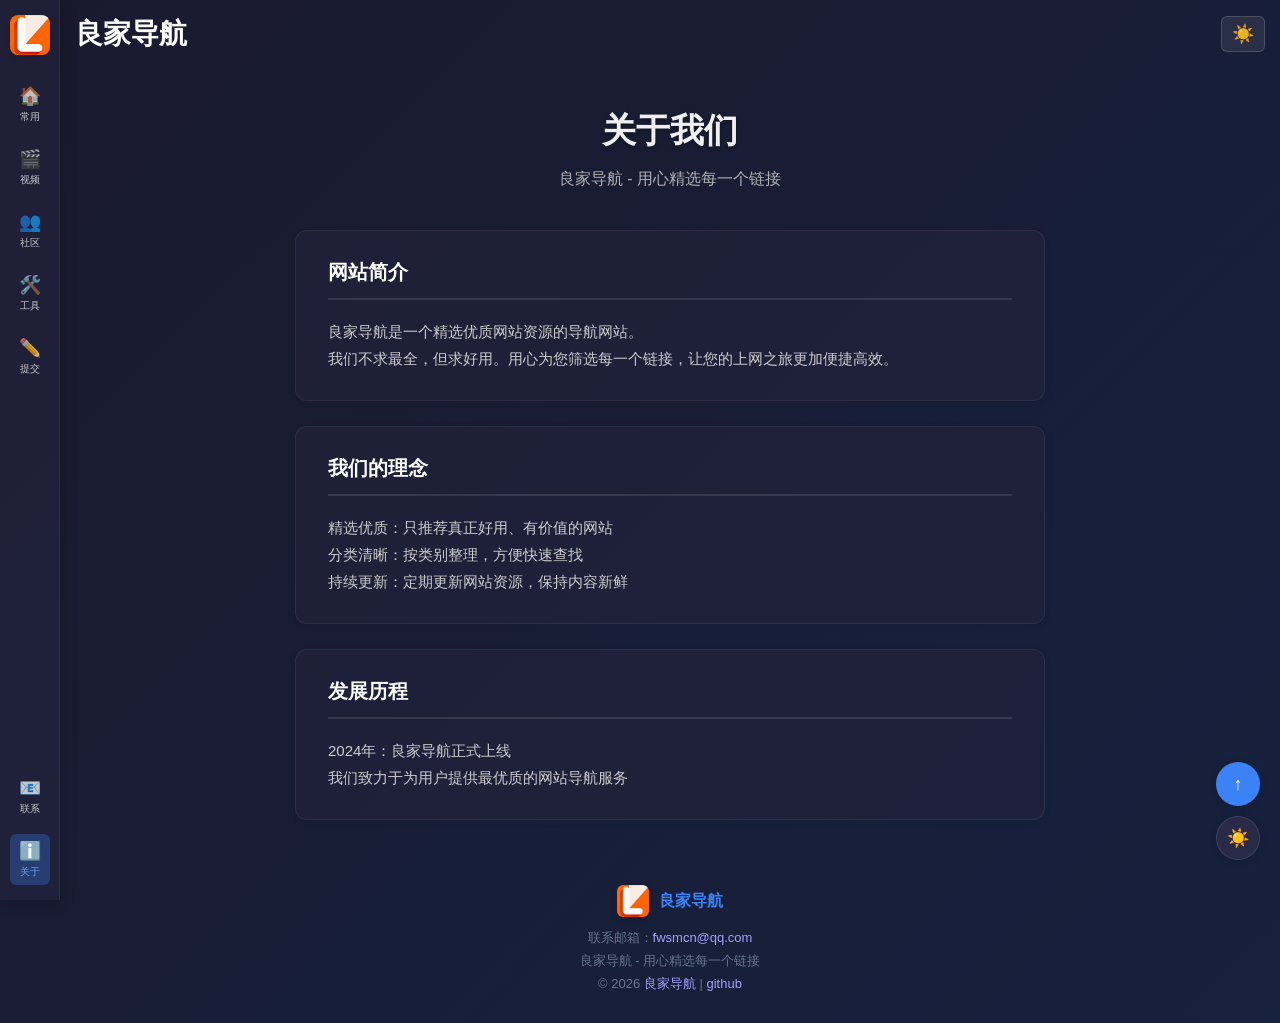
<file: about.html>
<!DOCTYPE html>
<html lang="zh-CN">
<head>
    <meta charset="UTF-8">
    <meta name="viewport" content="width=device-width, initial-scale=1.0">
    <title>关于我们 - 良家导航</title>
    <link rel="icon" href="ico.ico" type="image/x-icon">
    <link rel="shortcut icon" href="ico.ico" type="image/x-icon">
    <style>
        *{margin:0;padding:0;box-sizing:border-box}
        body{font-family:-apple-system,BlinkMacSystemFont,'Segoe UI','PingFang SC','Hiragino Sans GB','Microsoft YaHei','Helvetica Neue',Helvetica,Arial,sans-serif;background:linear-gradient(180deg,#e8ecef 0%,#dde1e5 50%,#cfd3d7 100%);min-height:100vh;color:#2d3748}
        .sidebar{position:fixed;left:0;top:0;width:60px;height:100vh;background:rgba(245,247,250,0.95);display:flex;flex-direction:column;align-items:center;padding-top:15px;z-index:1000;border-right:1px solid #c0c4c9}
        .sidebar-logo{margin-bottom:20px}
        .sidebar-logo img{width:48px;height:48px;border-radius:8px}
        .sidebar-nav{display:flex;flex-direction:column;justify-content:space-between;flex:1;padding-bottom:15px}
        .nav-top,.nav-bottom-wrapper{display:flex;flex-direction:column;gap:12px}
        .nav-item{display:flex;flex-direction:column;align-items:center;color:#64748b;text-decoration:none;padding:8px 4px;border-radius:8px;transition:all .3s ease;width:44px}
        .nav-item:hover{background:#e0f2fe;color:#3b82f6}
        .nav-item.active{background:#dbeafe;color:#2563eb}
        .nav-icon{font-size:20px;margin-bottom:2px}
        .nav-text{font-size:10px}
        .main-content{margin-left:60px}
        .header{display:flex;align-items:center;justify-content:space-between;padding:15px 25px;background:transparent}
        .header-left{display:flex;align-items:center;gap:15px}
        .menu-btn{display:none;background:none;border:none;font-size:20px;cursor:pointer}
        .logo-text{font-size:26px;font-weight:700;color:#3b82f6;text-decoration:none;line-height:48px}
        .theme-toggle{background:none;border:none;font-size:24px;cursor:pointer;padding:5px;border-radius:6px;transition:all .3s ease}
        .theme-toggle:hover{background:rgba(0,0,0,.05)}
        .footer{background:transparent;padding:25px;text-align:center;border-top:none}
        @media(max-width:768px){.sidebar{display:none}.main-content{margin-left:0}.menu-btn{display:block}}
        body.dark-mode{background:linear-gradient(135deg,#1a1a2e 0%,#16213e 100%);color:#f0f0f0}
        body.dark-mode .sidebar{background:rgba(35,35,60,.7)}
        body.dark-mode .nav-item{color:rgba(255,255,255,.7)}
        body.dark-mode .nav-item:hover{background:rgba(59,130,246,.2);color:#60a5fa}
        body.dark-mode .nav-item.active{background:rgba(59,130,246,.3);color:#93c5fd}
        body.dark-mode .logo-text{color:#60a5fa}
        body.dark-mode .theme-toggle:hover{background:rgba(255,255,255,.1)}
        .float-buttons{position:fixed;right:20px;bottom:40px;display:flex;flex-direction:column;gap:10px;z-index:999}
        .float-btn{width:44px;height:44px;border:none;border-radius:50%;font-size:18px;cursor:pointer;transition:all .3s ease;box-shadow:0 2px 10px rgba(0,0,0,.15);display:flex;align-items:center;justify-content:center}
        .float-backtop{background:#3b82f6;color:#fff}
        .float-backtop:hover{background:#2563eb;transform:translateY(-2px)}
        .float-theme{background:#fff;color:#64748b;border:1px solid #e2e8f0}
        .float-theme:hover{background:#f1f5f9;transform:translateY(-2px)}
        body.dark-mode .float-theme{background:rgba(45,45,75,.8);color:#f0f0f0;border-color:rgba(255,255,255,.1)}
        body.dark-mode .float-theme:hover{background:rgba(60,60,100,.8)}
    </style>
    <link rel="stylesheet" href="css/style.css" media="print" onload="this.media='all'">
    <link rel="stylesheet" href="css/pages.css" media="print" onload="this.media='all'">
</head>
<body class="dark-mode">
    <aside class="sidebar">
        <div class="sidebar-logo">
        </div>
        <nav class="sidebar-nav">
        </nav>
    </aside>

    <div class="main-content">
        <header class="header">
            <div class="header-left">
                <button class="menu-btn">☰</button>
                <a href="index.html" class="logo-text">良家导航</a>
            </div>
            <nav class="header-nav">
            </nav>
            <button class="theme-toggle" onclick="toggleTheme()" title="切换主题">🌙</button>
        </header>

        <main class="page-content">
            <div class="page-header">
                <h1 class="page-title"></h1>
                <p class="page-subtitle"></p>
            </div>
            <div class="page-sections">
            </div>
        </main>

        <footer id="contact" class="footer">
        </footer>
    </div>

    <div class="float-buttons">
        <button class="float-btn float-backtop" onclick="scrollToTop()" title="返回顶部">↑</button>
        <button class="float-btn float-theme" onclick="toggleTheme()" title="切换主题">🌙</button>
    </div>

    <script src="js/fwsmdata.js"></script>
    <script src="js/pages.js"></script>
</body>
</html>
</file>
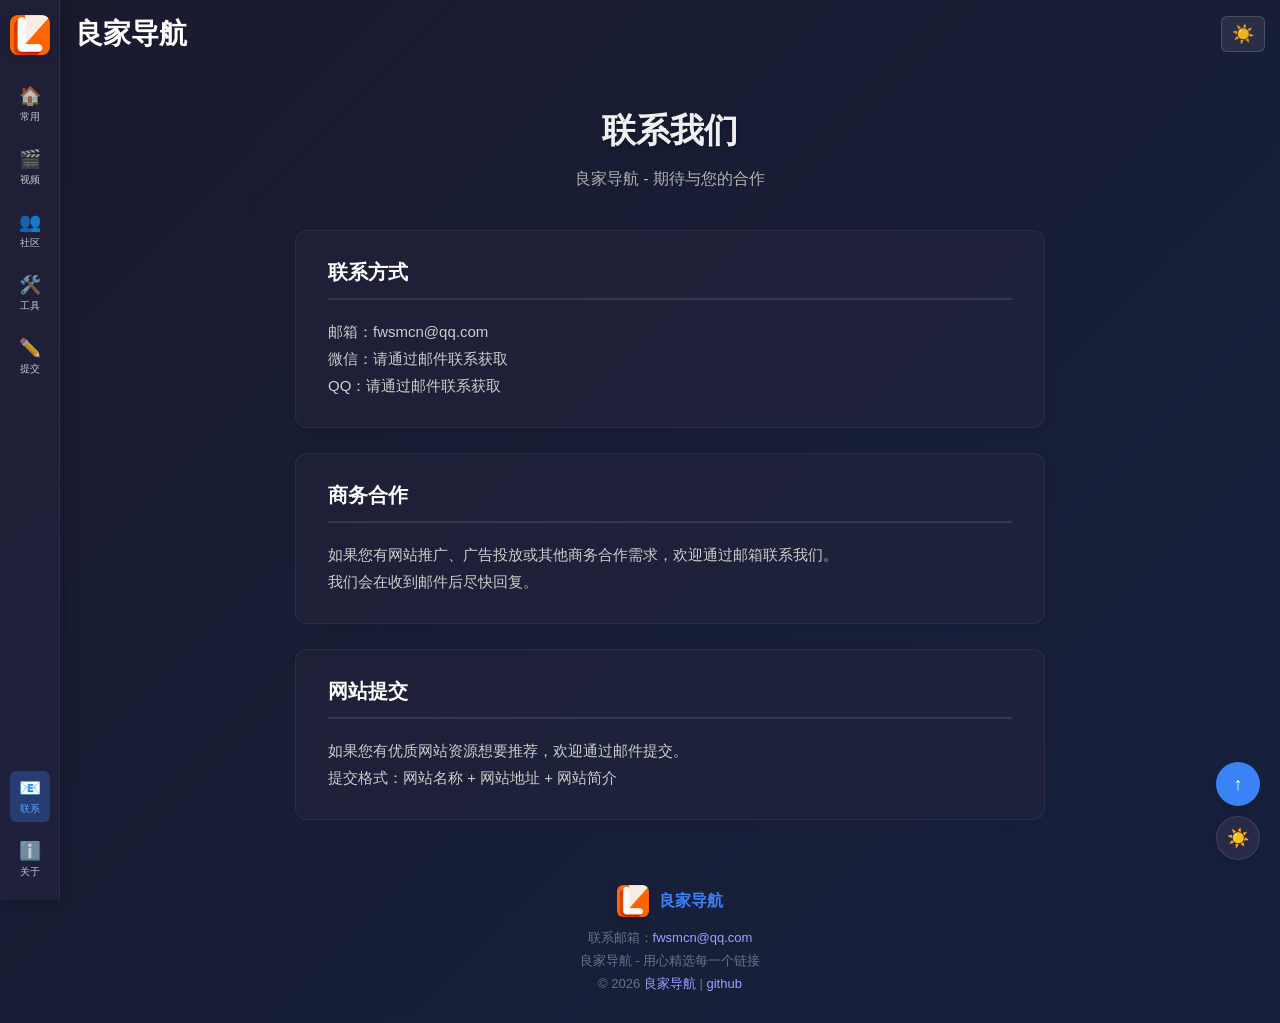
<file: contact.html>
<!DOCTYPE html>
<html lang="zh-CN">
<head>
    <meta charset="UTF-8">
    <meta name="viewport" content="width=device-width, initial-scale=1.0">
    <title>联系我们 - 良家导航</title>
    <link rel="icon" href="ico.ico" type="image/x-icon">
    <link rel="shortcut icon" href="ico.ico" type="image/x-icon">
    <style>
        *{margin:0;padding:0;box-sizing:border-box}
        body{font-family:-apple-system,BlinkMacSystemFont,'Segoe UI','PingFang SC','Hiragino Sans GB','Microsoft YaHei','Helvetica Neue',Helvetica,Arial,sans-serif;background:linear-gradient(180deg,#e8ecef 0%,#dde1e5 50%,#cfd3d7 100%);min-height:100vh;color:#2d3748}
        .sidebar{position:fixed;left:0;top:0;width:60px;height:100vh;background:rgba(245,247,250,0.95);display:flex;flex-direction:column;align-items:center;padding-top:15px;z-index:1000;border-right:1px solid #c0c4c9}
        .sidebar-logo{margin-bottom:20px}
        .sidebar-logo img{width:48px;height:48px;border-radius:8px}
        .sidebar-nav{display:flex;flex-direction:column;justify-content:space-between;flex:1;padding-bottom:15px}
        .nav-top,.nav-bottom-wrapper{display:flex;flex-direction:column;gap:12px}
        .nav-item{display:flex;flex-direction:column;align-items:center;color:#64748b;text-decoration:none;padding:8px 4px;border-radius:8px;transition:all .3s ease;width:44px}
        .nav-item:hover{background:#e0f2fe;color:#3b82f6}
        .nav-item.active{background:#dbeafe;color:#2563eb}
        .nav-icon{font-size:20px;margin-bottom:2px}
        .nav-text{font-size:10px}
        .main-content{margin-left:60px}
        .header{display:flex;align-items:center;justify-content:space-between;padding:15px 25px;background:transparent}
        .header-left{display:flex;align-items:center;gap:15px}
        .menu-btn{display:none;background:none;border:none;font-size:20px;cursor:pointer}
        .logo-text{font-size:26px;font-weight:700;color:#3b82f6;text-decoration:none;line-height:48px}
        .theme-toggle{background:none;border:none;font-size:24px;cursor:pointer;padding:5px;border-radius:6px;transition:all .3s ease}
        .theme-toggle:hover{background:rgba(0,0,0,.05)}
        .footer{background:transparent;padding:25px;text-align:center;border-top:none}
        @media(max-width:768px){.sidebar{display:none}.main-content{margin-left:0}.menu-btn{display:block}}
        body.dark-mode{background:linear-gradient(135deg,#1a1a2e 0%,#16213e 100%);color:#f0f0f0}
        body.dark-mode .sidebar{background:rgba(35,35,60,.7)}
        body.dark-mode .nav-item{color:rgba(255,255,255,.7)}
        body.dark-mode .nav-item:hover{background:rgba(59,130,246,.2);color:#60a5fa}
        body.dark-mode .nav-item.active{background:rgba(59,130,246,.3);color:#93c5fd}
        body.dark-mode .logo-text{color:#60a5fa}
        body.dark-mode .theme-toggle:hover{background:rgba(255,255,255,.1)}
        .float-buttons{position:fixed;right:20px;bottom:40px;display:flex;flex-direction:column;gap:10px;z-index:999}
        .float-btn{width:44px;height:44px;border:none;border-radius:50%;font-size:18px;cursor:pointer;transition:all .3s ease;box-shadow:0 2px 10px rgba(0,0,0,.15);display:flex;align-items:center;justify-content:center}
        .float-backtop{background:#3b82f6;color:#fff}
        .float-backtop:hover{background:#2563eb;transform:translateY(-2px)}
        .float-theme{background:#fff;color:#64748b;border:1px solid #e2e8f0}
        .float-theme:hover{background:#f1f5f9;transform:translateY(-2px)}
        body.dark-mode .float-theme{background:rgba(45,45,75,.8);color:#f0f0f0;border-color:rgba(255,255,255,.1)}
        body.dark-mode .float-theme:hover{background:rgba(60,60,100,.8)}
    </style>
    <link rel="stylesheet" href="css/style.css" media="print" onload="this.media='all'">
    <link rel="stylesheet" href="css/pages.css" media="print" onload="this.media='all'">
</head>
<body class="dark-mode">
    <aside class="sidebar">
        <div class="sidebar-logo">
        </div>
        <nav class="sidebar-nav">
        </nav>
    </aside>

    <div class="main-content">
        <header class="header">
            <div class="header-left">
                <button class="menu-btn">☰</button>
                <a href="index.html" class="logo-text">良家导航</a>
            </div>
            <nav class="header-nav">
            </nav>
            <button class="theme-toggle" onclick="toggleTheme()" title="切换主题">🌙</button>
        </header>

        <main class="page-content">
            <div class="page-header">
                <h1 class="page-title"></h1>
                <p class="page-subtitle"></p>
            </div>
            <div class="page-sections">
            </div>
        </main>

        <footer id="contact" class="footer">
        </footer>
    </div>

    <div class="float-buttons">
        <button class="float-btn float-backtop" onclick="scrollToTop()" title="返回顶部">↑</button>
        <button class="float-btn float-theme" onclick="toggleTheme()" title="切换主题">🌙</button>
    </div>

    <script src="js/fwsmdata.js"></script>
    <script src="js/pages.js"></script>
</body>
</html>
</file>
<file: css/style.css>
* {
    margin: 0;
    padding: 0;
    box-sizing: border-box;
}

body {
    font-family: -apple-system, BlinkMacSystemFont, 'Segoe UI', 'PingFang SC', 'Hiragino Sans GB', 'Microsoft YaHei', 'Helvetica Neue', Helvetica, Arial, sans-serif;
    background: linear-gradient(180deg, #e8ecef 0%, #dde1e5 50%, #cfd3d7 100%);
    min-height: 100vh;
    color: #2d3748;
}

.sidebar {
    position: fixed;
    left: 0;
    top: 0;
    width: 60px;
    height: 100vh;
    background: rgba(245, 247, 250, 0.95);
    display: flex;
    flex-direction: column;
    align-items: center;
    padding-top: 15px;
    z-index: 1000;
    border-right: 1px solid #c0c4c9;
    box-shadow: 2px 0 12px rgba(0, 0, 0, 0.04);
}

.sidebar-logo {
    margin-bottom: 20px;
}

.sidebar-logo a {
    display: block;
}

.sidebar-logo img {
    width: 40px;
    height: 40px;
    border-radius: 8px;
    box-shadow: 0 2px 8px rgba(0, 0, 0, 0.15);
}

.sidebar-nav {
    display: flex;
    flex-direction: column;
    justify-content: space-between;
    flex: 1;
    padding-bottom: 15px;
}

.nav-top {
    display: flex;
    flex-direction: column;
    gap: 12px;
}

.nav-bottom-wrapper {
    display: flex;
    flex-direction: column;
    gap: 12px;
}

.nav-item {
    display: flex;
    flex-direction: column;
    align-items: center;
    color: #64748b;
    text-decoration: none;
    font-size: 11px;
    transition: all 0.3s ease;
    padding: 6px 4px;
    border-radius: 6px;
    width: 40px;
}

.nav-item:hover,
.nav-item.active {
    color: #3b82f6;
    background: rgba(59, 130, 246, 0.08);
}

.nav-icon {
    font-size: 18px;
    margin-bottom: 3px;
}

.nav-text {
    font-size: 10px;
}

.main-content {
    margin-left: 60px;
}

.header {
    background: transparent;
    backdrop-filter: none;
    padding: 10px 15px;
    display: flex;
    align-items: center;
    justify-content: space-between;
    border-bottom: none;
    box-shadow: none;
}

.header-left {
    display: flex;
    align-items: center;
    gap: 10px;
}

.menu-btn {
    background: none;
    border: none;
    color: #475569;
    font-size: 18px;
    cursor: pointer;
    display: none;
}

.logo-text {
    color: #1e293b;
    font-size: 28px;
    font-weight: 700;
    text-decoration: none;
}

.header-nav {
    display: flex;
    gap: 15px;
}

.header-nav a {
    color: #64748b;
    text-decoration: none;
    font-size: 13px;
    transition: all 0.3s ease;
    padding: 4px 8px;
    border-radius: 4px;
}

.header-nav a:hover {
    color: #3b82f6;
    background: rgba(59, 130, 246, 0.08);
}

.theme-toggle {
    background: rgba(148, 163, 184, 0.15);
    border: 1px solid rgba(148, 163, 184, 0.3);
    color: #475569;
    font-size: 18px;
    cursor: pointer;
    transition: all 0.3s ease;
    padding: 6px 10px;
    border-radius: 6px;
}

.theme-toggle:hover {
    background: rgba(59, 130, 246, 0.1);
    border-color: rgba(59, 130, 246, 0.3);
    color: #3b82f6;
}

/* 暗色模式样式 */
body.dark-mode {
    background: linear-gradient(135deg, #1a1a2e 0%, #16213e 100%);
    color: #f0f0f0;
}

body.dark-mode .sidebar {
    background: rgba(35, 35, 60, 0.7);
    border-right-color: rgba(255, 255, 255, 0.06);
    box-shadow: 2px 0 15px rgba(0, 0, 0, 0.2);
}

body.dark-mode .nav-item {
    color: rgba(255, 255, 255, 0.75);
}

body.dark-mode .nav-item:hover,
body.dark-mode .nav-item.active {
    color: #60a5fa;
    background: rgba(59, 130, 246, 0.3);
}

body.dark-mode .header {
    background: transparent;
    border-bottom: none;
    box-shadow: none;
}

body.dark-mode .logo-text {
    color: #fff;
}

body.dark-mode .menu-btn {
    color: rgba(255, 255, 255, 0.8);
}

body.dark-mode .header-nav a {
    color: rgba(255, 255, 255, 0.8);
}

body.dark-mode .header-nav a:hover {
    color: #fff;
    background: rgba(255, 255, 255, 0.1);
}

body.dark-mode .theme-toggle {
    background: rgba(255, 255, 255, 0.08);
    border-color: rgba(255, 255, 255, 0.15);
    color: rgba(255, 255, 255, 0.9);
}

body.dark-mode .theme-toggle:hover {
    background: rgba(255, 255, 255, 0.15);
    border-color: rgba(255, 255, 255, 0.25);
    color: #fff;
}

body.dark-mode .site-card {
    background: rgba(45, 45, 75, 0.5);
    color: #f0f0f0;
    border: 1px solid rgba(255, 255, 255, 0.06);
}

body.dark-mode .site-card:hover {
    background: rgba(55, 55, 90, 0.6);
    transform: translateY(-2px);
    box-shadow: 0 4px 15px rgba(0, 0, 0, 0.3);
}

body.dark-mode .site-card .site-name {
    color: #fff;
}

body.dark-mode .site-card .site-desc {
    color: #b0b0b0;
}

body.dark-mode .category-title {
    color: #fff;
}

body.dark-mode .footer {
    background: transparent;
    color: #f0f0f0;
    border-top: none;
}

body.dark-mode .footer a {
    color: #a0a0ff;
}

body.dark-mode .quick-tabs {
    background: rgba(30, 30, 55, 0.4);
}

body.dark-mode .quick-tabs .tab {
    color: rgba(255, 255, 255, 0.85);
    background: rgba(40, 40, 70, 0.5);
    border-color: rgba(255, 255, 255, 0.08);
}

body.dark-mode .quick-tabs .tab:hover,
body.dark-mode .quick-tabs .tab.active {
    color: #fff;
    background: rgba(59, 130, 246, 0.4);
    border-color: rgba(59, 130, 246, 0.3);
}

body.dark-mode .banner {
    background: rgba(35, 35, 60, 0.6);
    color: #f0f0f0;
    border-color: rgba(59, 130, 246, 0.2);
}

body.dark-mode .quick-links {
    background: rgba(30, 30, 55, 0.4);
}

body.dark-mode .quick-links a {
    color: rgba(255, 255, 255, 0.85);
    background: rgba(40, 40, 70, 0.5);
    border-color: rgba(255, 255, 255, 0.08);
}

body.dark-mode .quick-links a:hover {
    color: #fff;
    background: rgba(59, 130, 246, 0.4);
    border-color: rgba(59, 130, 246, 0.3);
}

body.dark-mode .quick-links span {
    color: rgba(255, 255, 255, 0.3);
}

body.dark-mode .search-box {
    background: rgba(30, 30, 55, 0.4);
}

body.dark-mode .search-input {
    background: rgba(40, 40, 70, 0.6);
    color: #f0f0f0;
    border-color: rgba(255, 255, 255, 0.1);
}

body.dark-mode .search-input::placeholder {
    color: rgba(255, 255, 255, 0.5);
}

body.dark-mode .form-input {
    background: rgba(50, 50, 75, 0.9);
    color: #f0f0f0;
    border-color: rgba(255, 255, 255, 0.2);
}

body.dark-mode .form-input:focus {
    border-color: rgba(102, 126, 234, 0.8);
}

body.dark-mode .submit-form {
    background: rgba(35, 35, 60, 0.6);
    color: #f0f0f0;
    border: 1px solid rgba(255, 255, 255, 0.06);
}

body.dark-mode .submit-form h3 {
    color: #fff;
    border-bottom-color: rgba(255, 255, 255, 0.1);
    padding-bottom: 10px;
}

body.dark-mode .submit-form .form-group label {
    color: #f0f0f0;
}

body.dark-mode .submit-form .btn-primary {
    background: linear-gradient(135deg, #3b82f6 0%, #2563eb 100%);
}

body.dark-mode .page-section {
    background: rgba(35, 35, 60, 0.6);
    color: #f0f0f0;
    border: 1px solid rgba(255, 255, 255, 0.06);
}

body.dark-mode .page-section-title {
    color: #fff;
    border-bottom-color: rgba(102, 126, 234, 0.6);
}

body.dark-mode .page-section-content {
    color: #e0e0e0;
}

body.dark-mode .page-title {
    color: #fff;
    text-shadow: 0 2px 4px rgba(0, 0, 0, 0.3);
}

body.dark-mode .page-subtitle {
    color: rgba(255, 255, 255, 0.85);
}

body.dark-mode .friend-links {
    background: rgba(35, 35, 60, 0.6);
    color: #f0f0f0;
    border: 1px solid rgba(255, 255, 255, 0.06);
}

body.dark-mode .friend-links h3 {
    color: #fff;
}

body.dark-mode .friend-links a {
    color: #a0a0ff;
}

.hero-section {
    padding: 20px 25px;
    text-align: center;
}

.quick-tabs {
    display: flex;
    justify-content: center;
    gap: 8px;
    margin-bottom: 15px;
    flex-wrap: wrap;
}

.quick-tabs .tab {
    color: #64748b;
    text-decoration: none;
    font-size: 14px;
    font-weight: 500;
    transition: all 0.3s ease;
    padding: 8px 16px;
    border-radius: 20px;
    background: rgba(255, 255, 255, 0.8);
    border: 1px solid #e2e8f0;
}

.quick-tabs .tab:hover,
.quick-tabs .tab.active {
    color: #3b82f6;
    background: rgba(59, 130, 246, 0.08);
    border-color: rgba(59, 130, 246, 0.3);
}

.search-box {
    display: flex;
    justify-content: center;
    align-items: center;
    margin-bottom: 15px;
}

.search-input {
    width: 550px;
    height: 44px;
    padding: 0 20px;
    border: none;
    border-radius: 22px 0 0 22px;
    font-size: 15px;
    outline: none;
    background: rgba(255, 255, 255, 0.97);
    color: #2d3748;
    box-shadow: 0 2px 8px rgba(0, 0, 0, 0.1);
    line-height: 44px;
    box-sizing: border-box;
}

.search-input::placeholder {
    color: #a0aec0;
}

.search-btn {
    height: 44px;
    padding: 0 22px;
    border: none;
    border-radius: 0 22px 22px 0;
    background: linear-gradient(135deg, #3b82f6 0%, #2563eb 100%);
    color: #fff;
    font-size: 16px;
    cursor: pointer;
    transition: all 0.3s ease;
    box-shadow: 0 2px 8px rgba(59, 130, 246, 0.3);
    line-height: 44px;
    box-sizing: border-box;
}

.search-btn:hover {
    background: linear-gradient(135deg, #2563eb 0%, #1d4ed8 100%);
    transform: translateY(-1px);
    box-shadow: 0 4px 12px rgba(59, 130, 246, 0.4);
}

.quick-links {
    display: flex;
    justify-content: center;
    align-items: center;
    gap: 15px;
    margin-bottom: 15px;
    flex-wrap: wrap;
}

.quick-links a {
    color: #64748b;
    text-decoration: none;
    font-size: 13px;
    font-weight: 500;
    padding: 6px 12px;
    border-radius: 15px;
    background: rgba(255, 255, 255, 0.8);
    border: 1px solid #e2e8f0;
    transition: all 0.3s ease;
}

.quick-links a:hover,
.quick-links a.active {
    color: #3b82f6;
    background: rgba(59, 130, 246, 0.08);
    border-color: rgba(59, 130, 246, 0.3);
}

.quick-links span {
    color: #cbd5e1;
}

.banner {
    display: flex;
    align-items: center;
    justify-content: center;
    gap: 10px;
    background: rgba(59, 130, 246, 0.08);
    padding: 10px 20px;
    border-radius: 25px;
    color: #3b82f6;
    font-size: 14px;
    max-width: 500px;
    margin: 0 auto 15px;
    border: 1px solid rgba(59, 130, 246, 0.2);
    position: relative;
    overflow: hidden;
}

.banner-list {
    display: flex;
    align-items: center;
    justify-content: center;
    gap: 10px;
}

.banner-item {
    display: none;
    align-items: center;
    gap: 10px;
}

.banner-item:first-child {
    display: flex;
}

.banner-fade-in {
    animation: bannerFadeIn 0.5s ease-out;
}

@keyframes bannerFadeIn {
    from {
        opacity: 0;
        transform: translateY(-5px);
    }
    to {
        opacity: 1;
        transform: translateY(0);
    }
}

.close-banner {
    background: none;
    border: none;
    color: rgba(59, 130, 246, 0.5);
    font-size: 12px;
    cursor: pointer;
    margin-left: 8px;
    transition: all 0.3s ease;
}

.close-banner:hover {
    color: #3b82f6;
}

.content {
    padding: 0 25px 30px;
}

.category-section {
    background: rgba(248, 250, 252, 0.85);
    border-radius: 12px;
    padding: 20px;
    margin-bottom: 20px;
    box-shadow: 0 2px 8px rgba(0, 0, 0, 0.04);
    border: 1px solid #c0c4c9;
}

body.dark-mode .category-section {
    background: rgba(35, 35, 60, 0.6);
    border: 1px solid rgba(255, 255, 255, 0.06);
}

.section-header {
    display: flex;
    justify-content: space-between;
    align-items: center;
    margin-bottom: 16px;
    padding-bottom: 12px;
    border-bottom: 2px solid #e2e8f0;
}

body.dark-mode .section-header {
    border-bottom-color: rgba(255, 255, 255, 0.1);
}

.category-title {
    font-size: 15px;
    font-weight: 600;
    color: #1e293b;
    display: flex;
    align-items: center;
    gap: 8px;
}

.more-link {
    color: #3b82f6;
    text-decoration: none;
    font-size: 12px;
    font-weight: 500;
    transition: all 0.2s;
}

body.dark-mode .more-link {
    color: #60a5fa;
}

.more-link:hover {
    text-decoration: underline;
    color: #2563eb;
}

.sites-grid {
    display: flex;
    flex-wrap: wrap;
    gap: 12px;
}

.site-card {
    display: flex;
    align-items: center;
    gap: 15px;
    padding: 16px 18px;
    background: #f5f7fa;
    border-radius: 10px;
    text-decoration: none;
    color: #2d3748;
    transition: all 0.25s ease;
    border: 1px solid #d1d5db;
    width: calc(100% / 6 - 12px);
    min-width: 160px;
}

.site-card:hover {
    background: #ffffff;
    border-color: #94a3b8;
    transform: translateY(-2px);
    box-shadow: 0 4px 15px rgba(0, 0, 0, 0.08);
}

body.dark-mode .site-card {
    background: rgba(45, 45, 75, 0.5);
    color: #f0f0f0;
    border: 1px solid rgba(255, 255, 255, 0.06);
}

body.dark-mode .site-card:hover {
    background: rgba(55, 55, 90, 0.6);
    border-color: rgba(255, 255, 255, 0.1);
}

.site-icon {
    width: 36px;
    height: 36px;
    border-radius: 8px;
    flex-shrink: 0;
    object-fit: cover;
}

.site-info {
    flex: 1;
    min-width: 0;
    overflow: hidden;
}

.site-name {
    font-size: 15px;
    font-weight: 600;
    color: #334155;
    display: block;
    overflow: hidden;
    text-overflow: ellipsis;
    white-space: nowrap;
}

.site-desc {
    font-size: 13px;
    color: #94a3b8;
    display: block;
    overflow: hidden;
    text-overflow: ellipsis;
    white-space: nowrap;
    margin-top: 1px;
}

.card-action {
    display: none;
}

.friend-links {
    display: flex;
    flex-wrap: wrap;
    gap: 10px;
    align-items: center;
}

.friend-links a {
    color: #3b82f6;
    text-decoration: none;
    font-size: 13px;
    transition: all 0.3s ease;
}

.friend-links a:hover {
    color: #2563eb;
    text-decoration: underline;
}

.friend-links span {
    color: #e2e8f0;
}

.footer {
    background: transparent;
    padding: 25px;
    text-align: center;
    border-top: none;
}

.footer-content {
    display: flex;
    flex-direction: column;
    align-items: center;
    gap: 12px;
}

.footer-logo {
    display: flex;
    align-items: center;
    gap: 10px;
    color: #3b82f6;
    font-size: 16px;
    font-weight: 600;
}

.footer-logo img {
    width: 32px;
    height: 32px;
    border-radius: 6px;
    box-shadow: 0 2px 6px rgba(0, 0, 0, 0.08);
}

.footer-info p {
    color: #64748b;
    font-size: 13px;
    margin-bottom: 5px;
}

.footer-info a {
    color: #3b82f6;
    text-decoration: none;
}

.footer-info a:hover {
    text-decoration: underline;
    color: #2563eb;
}

.footer-links {
    display: flex;
    align-items: center;
    gap: 15px;
    margin-top: 8px;
}

.footer-links a {
    color: #64748b;
    text-decoration: none;
    font-size: 13px;
    transition: all 0.3s ease;
}

.footer-links a:hover {
    color: #3b82f6;
    text-decoration: underline;
}

.footer-links span {
    color: #cbd5e1;
}

body.dark-mode .footer-links a {
    color: rgba(255, 255, 255, 0.7);
}

body.dark-mode .footer-links a:hover {
    color: #60a5fa;
}

body.dark-mode .footer-links span {
    color: rgba(255, 255, 255, 0.2);
}

.submit-form {
    padding: 18px;
    background: #f8fafc;
    border-radius: 10px;
    border: 1px solid #e2e8f0;
}

.submit-form p {
    color: #475569;
    font-size: 14px;
    line-height: 1.7;
    margin-bottom: 12px;
}

.submit-form ul {
    list-style: none;
    padding: 0;
    margin: 0;
}

.submit-form li {
    color: #64748b;
    font-size: 13px;
    padding: 6px 0;
    border-bottom: 1px dashed #e2e8f0;
}

body.dark-mode .submit-form {
    background: rgba(35, 35, 60, 0.6);
    color: #f0f0f0;
}

body.dark-mode .submit-form p {
    color: #ccc;
}

body.dark-mode .submit-form li {
    color: #b0b0b0;
    font-size: 13px;
    padding: 6px 0;
    border-bottom: 1px dashed rgba(255, 255, 255, 0.15);
}

.submit-form li:last-child {
    border-bottom: none;
}

.submit-form a {
    color: #3b82f6;
    text-decoration: none;
}

.submit-form a:hover {
    text-decoration: underline;
}

body.dark-mode .submit-form a {
    color: #a0a0ff;
}

.submit-note {
    color: #999 !important;
    font-size: 12px !important;
    margin-top: 15px !important;
}

body.dark-mode .submit-note {
    color: rgba(255, 255, 255, 0.5) !important;
}

@media (max-width: 1200px) {
    .site-card {
        width: calc(100% / 5 - 10px);
    }
}

@media (max-width: 1000px) {
    .site-card {
        width: calc(100% / 4 - 10px);
    }
}

@media (max-width: 800px) {
    .site-card {
        width: calc(100% / 3 - 10px);
    }
}

@media (max-width: 768px) {
    .sidebar {
        display: none;
    }

    .main-content {
        margin-left: 0;
    }

    .menu-btn {
        display: block;
    }

    .search-input {
        width: 100%;
        max-width: 350px;
    }

    .quick-tabs {
        gap: 12px;
        flex-wrap: wrap;
    }

    .site-card {
        width: calc(100% / 2 - 10px);
    }
}

@media (max-width: 480px) {
    .hero-section {
        padding: 15px 12px;
    }

    .content {
        padding: 0 12px 20px;
    }

    .category-title {
        font-size: 14px;
    }

    .sites-grid {
        gap: 8px;
    }

    .site-card {
        width: calc(100% / 2 - 8px);
        padding: 8px 10px;
    }

    .site-icon {
        width: 18px;
        height: 18px;
    }

    .site-name {
        font-size: 12px;
    }

    .site-desc {
        font-size: 10px;
    }
}

img.lazy {
    background: #e2e8f0;
}

body.dark-mode img.lazy {
    background: rgba(45, 45, 75, 0.5);
}
</file>
<file: css/pages.css>
.page-content {
    padding: 40px 25px;
    max-width: 800px;
    margin: 0 auto;
}

.page-header {
    text-align: center;
    margin-bottom: 40px;
}

.page-title {
    font-size: 34px;
    color: #1e293b;
    margin-bottom: 15px;
    font-weight: 700;
}

.page-subtitle {
    font-size: 16px;
    color: #64748b;
}

.page-sections {
    display: flex;
    flex-direction: column;
    gap: 25px;
}

.page-section {
    background: #ffffff;
    border-radius: 12px;
    padding: 28px 32px;
    box-shadow: 0 2px 8px rgba(0, 0, 0, 0.04);
    border: 1px solid #e2e8f0;
}

.page-section-title {
    font-size: 20px;
    color: #334155;
    margin-bottom: 18px;
    font-weight: 600;
    border-bottom: 2px solid #e2e8f0;
    padding-bottom: 12px;
}

.page-section-content {
    font-size: 15px;
    color: #475569;
    line-height: 1.8;
    white-space: pre-wrap;
}

.page-section-content a {
    color: #3b82f6;
    text-decoration: none;
    border-bottom: 1px solid rgba(59, 130, 246, 0.3);
}

.page-section-content a:hover {
    color: #2563eb;
    border-bottom-color: #2563eb;
}

body.dark-mode .page-title {
    color: #f0f0f0;
}

body.dark-mode .page-subtitle {
    color: #b0b0b0;
}

body.dark-mode .page-section {
    background: rgba(35, 35, 60, 0.6);
    border-color: rgba(255, 255, 255, 0.06);
}

body.dark-mode .page-section-title {
    color: #fff;
    border-bottom-color: rgba(255, 255, 255, 0.1);
}

body.dark-mode .page-section-content {
    color: #ccc;
}

body.dark-mode .page-section-content a {
    color: #60a5fa;
    border-bottom-color: rgba(96, 165, 250, 0.3);
}

body.dark-mode .page-section-content a:hover {
    color: #93c5fd;
    border-bottom-color: #93c5fd;
}

@media (max-width: 768px) {
    .page-content {
        padding: 30px 15px;
    }
    
    .page-title {
        font-size: 28px;
    }
    
    .page-section {
        padding: 22px;
    }
    
    .page-section-title {
        font-size: 18px;
    }
}
</file>
